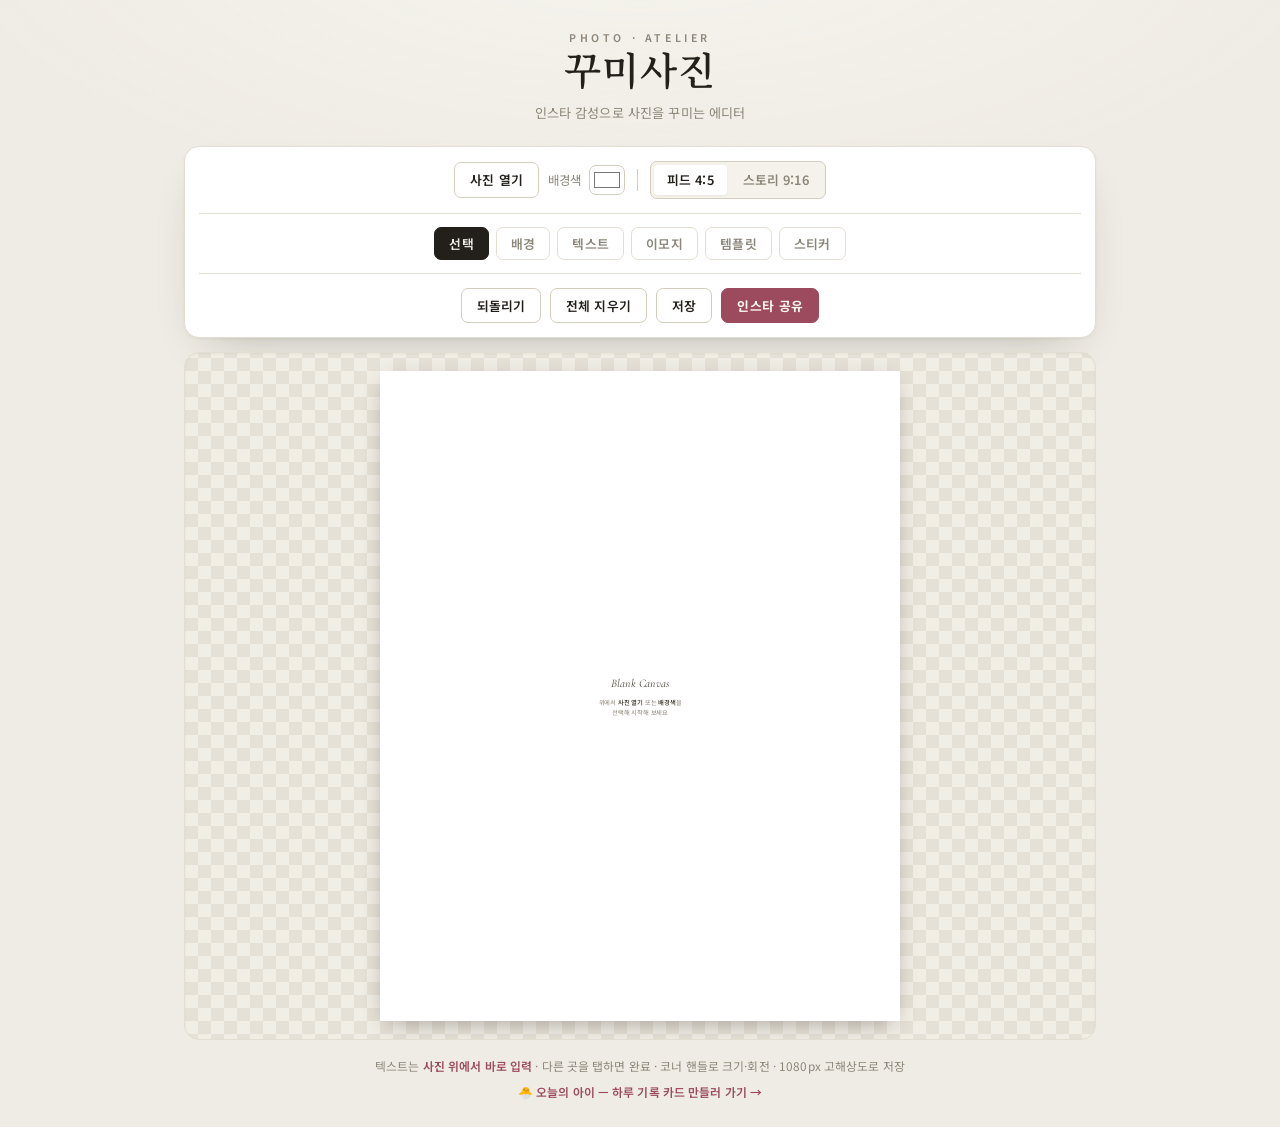
<file: index.html>
<!DOCTYPE html>
<html lang="ko">
<head>
  <meta charset="UTF-8" />
  <meta name="viewport" content="width=device-width, initial-scale=1.0, maximum-scale=1.0, user-scalable=no" />
  <title>꾸미사진</title>

  <!-- 웹폰트 (구글폰트) -->
  <link rel="preconnect" href="https://fonts.googleapis.com" />
  <link rel="preconnect" href="https://fonts.gstatic.com" crossorigin />
  <link href="https://fonts.googleapis.com/css2?family=Noto+Sans+KR:wght@400;700;900&family=Nanum+Pen+Script&family=Gaegu:wght@400;700&family=Jua&family=Gamja+Flower&family=Do+Hyeon&family=Pacifico&family=Lobster&family=Black+Han+Sans&family=Nanum+Brush+Script&family=Hi+Melody&family=Poor+Story&family=Song+Myung&family=Gowun+Dodum&family=Nanum+Gothic+Coding&family=Montserrat:wght@400;700;900&family=Bebas+Neue&family=Caveat:wght@400;700&family=Dancing+Script:wght@400;700&family=Sacramento&family=Cormorant+Garamond:ital,wght@0,500;0,600;1,500&family=Noto+Serif+KR:wght@500;600;700&display=swap" rel="stylesheet" />

  <link rel="stylesheet" href="style.css" />
</head>
<body>
  <header class="app-header">
    <p class="eyebrow">Photo&nbsp;·&nbsp;Atelier</p>
    <h1>꾸미사진</h1>
    <p class="subtitle">인스타 감성으로 사진을 꾸미는 에디터</p>
  </header>

  <main class="app">
    <!-- ===== 상단 툴바 ===== -->
    <div class="toolbar">
      <!-- 배경 / 규격 -->
      <div class="tool-row">
        <label class="file-btn">사진 열기
          <input type="file" id="fileInput" accept="image/*" hidden />
        </label>
        <label class="ctrl">배경색
          <input type="color" id="bgColorInput" value="#ffffff" />
        </label>
        <span class="divider"></span>
        <div class="seg" role="group" aria-label="캔버스 규격">
          <button class="seg-btn is-active" data-ratio="4:5">피드 4:5</button>
          <button class="seg-btn" data-ratio="9:16">스토리 9:16</button>
        </div>
      </div>

      <!-- 모드 -->
      <div class="tool-row modes">
        <button class="mode-btn is-active" data-mode="select">선택</button>
        <button class="mode-btn" data-mode="bg">배경</button>
        <button class="mode-btn" data-mode="text">텍스트</button>
        <button class="mode-btn" data-mode="emoji">이모지</button>
        <button class="mode-btn" data-mode="kaomoji">템플릿</button>
        <button class="mode-btn" data-mode="sticker">스티커</button>
      </div>

      <!-- 배경 사진 조정 패널 -->
      <div class="panel" id="panel-bg" hidden>
        <label class="ctrl"><span id="bgZoomLabel">확대 1.0x</span>
          <input type="range" id="bgZoom" min="100" max="300" value="100" />
        </label>
        <button class="btn ghost" id="bgReset">초기화</button>
        <span class="ctrl">드래그로 이동 · 두 손가락으로 확대</span>
      </div>

      <!-- 텍스트 패널 -->
      <div class="panel" id="panel-text" hidden>
        <div class="preset-row" id="presetRow" aria-label="인스타 스토리 스타일">
          <span class="preset-label">스타일</span>
          <button class="preset-btn" data-preset="classic" type="button">클래식</button>
          <button class="preset-btn is-modern" data-preset="modern" type="button">모던</button>
          <button class="preset-btn is-neon" data-preset="neon" type="button">네온</button>
          <button class="preset-btn is-type" data-preset="typewriter" type="button">타자기</button>
          <button class="preset-btn is-strong" data-preset="strong" type="button">스트롱</button>
        </div>
        <button class="btn primary" id="addTextBtn">글자 추가</button>
        <label class="ctrl">폰트
          <select id="fontSelect">
            <optgroup label="손글씨 · 귀여움">
              <option value="Nanum Pen Script" style="font-family:'Nanum Pen Script'">나눔손글씨</option>
              <option value="Gaegu" style="font-family:'Gaegu'">개구</option>
              <option value="Gamja Flower" style="font-family:'Gamja Flower'">감자꽃</option>
              <option value="Hi Melody" style="font-family:'Hi Melody'">하이멜로디</option>
              <option value="Poor Story" style="font-family:'Poor Story'">푸어스토리</option>
              <option value="Nanum Brush Script" style="font-family:'Nanum Brush Script'">나눔 붓글씨</option>
            </optgroup>
            <optgroup label="고딕 · 제목">
              <option value="Jua" style="font-family:'Jua'">주아</option>
              <option value="Do Hyeon" style="font-family:'Do Hyeon'">도현</option>
              <option value="Black Han Sans" style="font-family:'Black Han Sans'">검은고딕(강조)</option>
              <option value="Gowun Dodum" style="font-family:'Gowun Dodum'">고운돋움</option>
              <option value="Nanum Gothic Coding" style="font-family:'Nanum Gothic Coding'">나눔코딩(타자기)</option>
              <option value="Noto Sans KR" style="font-family:'Noto Sans KR'">고딕</option>
            </optgroup>
            <optgroup label="명조 · 감성">
              <option value="Song Myung" style="font-family:'Song Myung'">송명(명조)</option>
            </optgroup>
            <optgroup label="영문">
              <option value="Montserrat" style="font-family:'Montserrat'">Montserrat</option>
              <option value="Bebas Neue" style="font-family:'Bebas Neue'">Bebas Neue</option>
              <option value="Pacifico" style="font-family:'Pacifico'">Pacifico</option>
              <option value="Caveat" style="font-family:'Caveat'">Caveat</option>
              <option value="Dancing Script" style="font-family:'Dancing Script'">Dancing Script</option>
              <option value="Sacramento" style="font-family:'Sacramento'">Sacramento</option>
              <option value="Lobster" style="font-family:'Lobster'">Lobster</option>
            </optgroup>
          </select>
        </label>
        <label class="ctrl">색<input type="color" id="textColor" value="#222222" /></label>
        <div class="fancy-row" id="fancyRow" aria-label="글씨 변환 (선택한 텍스트의 영문·숫자)">
          <span class="field-label">글씨 변환</span>
          <button class="fancy-btn" data-fancy="none" type="button">Aa</button>
          <button class="fancy-btn" data-fancy="bold" type="button">𝐀𝐚</button>
          <button class="fancy-btn" data-fancy="bolditalic" type="button">𝑨𝒂</button>
          <button class="fancy-btn" data-fancy="mono" type="button">𝙰𝚊</button>
          <button class="fancy-btn" data-fancy="circle" type="button">Ⓐⓐ</button>
          <button class="fancy-btn" data-fancy="full" type="button">Ａａ</button>
          <button class="fancy-btn" data-fancy="smallcaps" type="button">ᴀᴀ</button>
          <button class="fancy-btn" data-fancy="fraktur" type="button">𝔄𝔞</button>
          <button class="fancy-btn" data-fancy="double" type="button">𝔸𝕒</button>
          <button class="fancy-btn" data-fancy="strike" type="button">a̶b̶</button>
          <button class="fancy-btn" data-fancy="under" type="button">a̲b̲</button>
        </div>
      </div>

      <!-- 템플릿 / 스티커 트레이 -->
      <div class="panel tray" id="panel-tray" hidden>
        <div class="tray-cats" id="trayCats"></div>
        <div class="tray-items" id="trayItems"></div>
      </div>

      <!-- 선택된 개체 편집 패널 -->
      <div class="panel selected-panel" id="panel-selected" hidden>
        <span class="sel-label">선택됨</span>
        <label class="ctrl"><span>크기</span>
          <input type="range" id="objSize" min="16" max="600" value="120" />
        </label>
        <label class="ctrl"><span>회전</span>
          <input type="range" id="objRotate" min="-180" max="180" value="0" />
        </label>
        <label class="ctrl" id="objColorWrap" hidden>색<input type="color" id="objColor" value="#222222" /></label>
        <button class="btn" id="objEdit" hidden>편집</button>
        <button class="btn" id="objFront">맨 앞으로</button>
        <button class="btn danger" id="objDelete">삭제</button>
      </div>

      <!-- 공통 액션 -->
      <div class="tool-row actions">
        <button class="btn" id="undoBtn">되돌리기</button>
        <button class="btn" id="clearBtn">전체 지우기</button>
        <button class="btn" id="downloadBtn">저장</button>
        <button class="btn primary" id="shareBtn">인스타 공유</button>
      </div>
    </div>

    <!-- ===== 캔버스 무대 ===== -->
    <div class="stage-scroll" id="stageScroll">
      <div class="stage-wrap" id="stageWrap">
        <div class="stage-inner" id="stageInner">
          <canvas id="bgCanvas"></canvas>
          <canvas id="drawCanvas"></canvas>
          <div class="objects-layer" id="objectsLayer"></div>
          <div class="empty-hint" id="emptyHint">
            <p class="empty-title">Blank Canvas</p>
            <p>위에서 <b>사진 열기</b> 또는 <b>배경색</b>을<br />선택해 시작해 보세요</p>
          </div>
        </div>
      </div>
    </div>
  </main>

  <footer class="app-footer">
    텍스트는 <b>사진 위에서 바로 입력</b> · 다른 곳을 탭하면 완료 · 코너 핸들로 크기·회전 · 1080px 고해상도로 저장
    <br /><a href="baby-diary/index.html">🐣 오늘의 아이 — 하루 기록 카드 만들러 가기 →</a>
  </footer>

  <script src="app.js"></script>
</body>
</html>
</file>
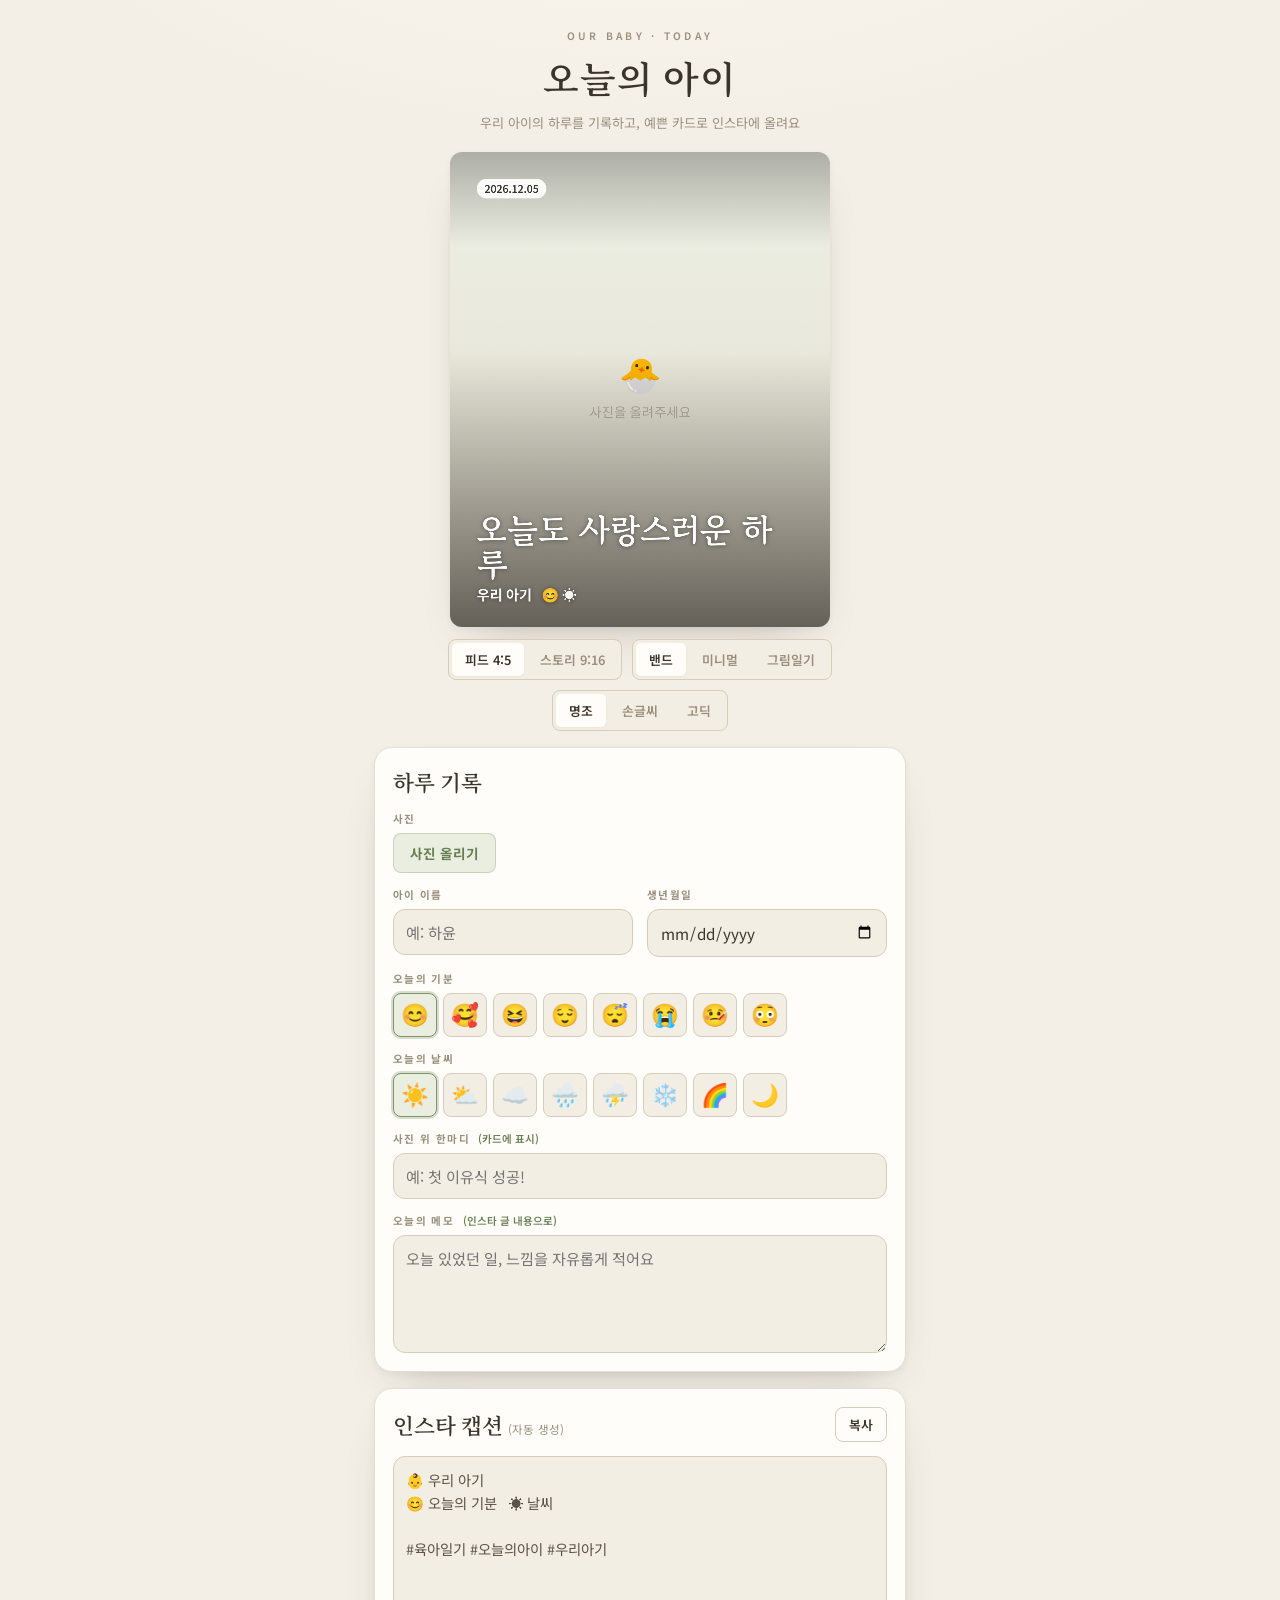
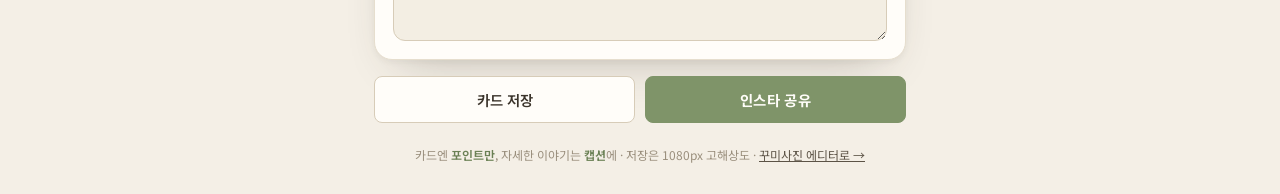
<file: baby-diary/index.html>
<!DOCTYPE html>
<html lang="ko">
<head>
  <meta charset="UTF-8" />
  <meta name="viewport" content="width=device-width, initial-scale=1.0, maximum-scale=1.0, user-scalable=no" />
  <title>오늘의 아이 — 하루 기록 카드</title>

  <link rel="preconnect" href="https://fonts.googleapis.com" />
  <link rel="preconnect" href="https://fonts.gstatic.com" crossorigin />
  <link href="https://fonts.googleapis.com/css2?family=Nanum+Pen+Script&family=Gaegu:wght@400;700&family=Jua&family=Gowun+Dodum&family=Cormorant+Garamond:ital,wght@0,500;0,600;1,500&family=Noto+Serif+KR:wght@500;600;700&family=Gowun+Batang:wght@400;700&family=Noto+Sans+KR:wght@400;500;700&display=swap" rel="stylesheet" />

  <link rel="stylesheet" href="style.css" />
</head>
<body>
  <header class="app-header">
    <p class="eyebrow">Our Baby&nbsp;·&nbsp;Today</p>
    <h1>오늘의 아이</h1>
    <p class="subtitle">우리 아이의 하루를 기록하고, 예쁜 카드로 인스타에 올려요</p>
  </header>

  <main class="app">
    <!-- ===== 미리보기 카드 ===== -->
    <section class="preview">
      <div class="card-wrap" id="cardWrap">
        <canvas id="card"></canvas>
      </div>

      <div class="preview-controls">
        <div class="seg" role="group" aria-label="카드 규격">
          <button class="seg-btn is-active" data-ratio="4:5" type="button">피드 4:5</button>
          <button class="seg-btn" data-ratio="9:16" type="button">스토리 9:16</button>
        </div>
        <div class="seg" role="group" aria-label="카드 시안">
          <button class="seg-btn is-active" data-layout="band" type="button">밴드</button>
          <button class="seg-btn" data-layout="minimal" type="button">미니멀</button>
          <button class="seg-btn" data-layout="diary" type="button">그림일기</button>
        </div>
        <div class="seg" role="group" aria-label="글씨 무드">
          <button class="seg-btn is-active" data-font="serif" type="button">명조</button>
          <button class="seg-btn" data-font="hand" type="button">손글씨</button>
          <button class="seg-btn" data-font="gothic" type="button">고딕</button>
        </div>
      </div>
    </section>

    <!-- ===== 입력 폼 ===== -->
    <section class="panel">
      <h2 class="panel-title">하루 기록</h2>

      <label class="field file-field">
        <span class="field-label">사진</span>
        <span class="file-btn" id="fileBtnLabel">사진 올리기</span>
        <input type="file" id="fileInput" accept="image/*" hidden />
      </label>

      <div class="grid-2">
        <label class="field">
          <span class="field-label">아이 이름</span>
          <input type="text" id="nameInput" placeholder="예: 하윤" maxlength="20" />
        </label>
        <label class="field">
          <span class="field-label">생년월일</span>
          <input type="date" id="birthInput" />
        </label>
      </div>

      <div class="field">
        <span class="field-label">오늘의 기분</span>
        <div class="emoji-pick" id="moodPick"></div>
      </div>
      <div class="field">
        <span class="field-label">오늘의 날씨</span>
        <div class="emoji-pick" id="weatherPick"></div>
      </div>

      <label class="field">
        <span class="field-label">사진 위 한마디 <em>(카드에 표시)</em></span>
        <input type="text" id="pointInput" placeholder="예: 첫 이유식 성공!" maxlength="40" />
      </label>

      <label class="field">
        <span class="field-label">오늘의 메모 <em>(인스타 글 내용으로)</em></span>
        <textarea id="memoInput" rows="4" placeholder="오늘 있었던 일, 느낌을 자유롭게 적어요"></textarea>
      </label>
    </section>

    <!-- ===== 자동 캡션 ===== -->
    <section class="panel">
      <div class="caption-head">
        <h2 class="panel-title">인스타 캡션 <span class="muted-note">(자동 생성)</span></h2>
        <button class="btn ghost" id="copyBtn" type="button">복사</button>
      </div>
      <textarea id="captionOut" class="caption-out" rows="7" readonly></textarea>
    </section>

    <!-- ===== 액션 ===== -->
    <div class="actions">
      <button class="btn" id="downloadBtn" type="button">카드 저장</button>
      <button class="btn primary" id="shareBtn" type="button">인스타 공유</button>
    </div>
  </main>

  <footer class="app-footer">
    카드엔 <b>포인트만</b>, 자세한 이야기는 <b>캡션</b>에 · 저장은 1080px 고해상도 ·
    <a href="../index.html">꾸미사진 에디터로 →</a>
  </footer>

  <script src="app.js"></script>
</body>
</html>
</file>
<file: style.css>
/* =========================================================
   꾸미사진 — UI (Editorial / European)
   포슬린 바탕 · 에스프레소 잉크 · 그레이지 헤어라인 · 와인로즈 액센트
   세리프 워드마크 + 정갈한 산세리프 · 각지고 얇은 버튼
   ========================================================= */

:root {
  color-scheme: light;

  /* 표면 · 배경 (웜 뉴트럴) */
  --paper:     #efece5;
  --paper-2:   #f6f4ee;
  --surface:   #ffffff;
  --surface-2: #f4f2ea;
  --hover:     #ece8de;

  /* 텍스트 · 선 */
  --ink:      #23201c;
  --ink-soft: #4b463d;
  --muted:    #8c867a;
  --line:     #e3ded2;
  --line-2:   #d4cdbe;

  /* 와인로즈 — 주요 액션 */
  --accent:        #9c4a5e;
  --accent-strong: #843c4e;
  --accent-weak:   #f1e7ea;
  --accent-ink:    #fbf7f2;

  /* 슬레이트 — 캔버스 선택/조작 */
  --accent-2: #55606a;

  /* 상태색 */
  --danger:      #a8493f;
  --danger-weak: #f3e6e3;

  /* 캔버스 매트/체커 */
  --check-a: #e6e1d6;
  --check-b: #f1eee6;

  /* 라운드 · 그림자 (각지고 플랫하게) */
  --r-sm: 7px;
  --r:    10px;
  --r-lg: 15px;
  --shadow-sm: 0 1px 2px rgba(40, 34, 28, 0.05);
  --shadow:    0 1px 3px rgba(40, 34, 28, 0.05), 0 20px 44px -24px rgba(40, 34, 28, 0.30);

  /* 타이포 */
  --serif: "Cormorant Garamond", "Noto Serif KR", "Song Myung", Georgia, "Times New Roman", serif;
  --sans:  -apple-system, BlinkMacSystemFont, "Apple SD Gothic Neo",
           "Segoe UI", Roboto, "Noto Sans KR", sans-serif;
}

* { box-sizing: border-box; }
[hidden] { display: none !important; }

html, body {
  margin: 0; padding: 0;
  min-height: 100%;
  color: var(--ink);
  background:
    radial-gradient(1100px 460px at 50% -8%, var(--paper-2), transparent 65%),
    var(--paper);
  font-family: var(--sans);
  -webkit-tap-highlight-color: transparent;
  -webkit-font-smoothing: antialiased;
  text-rendering: optimizeLegibility;
}

/* ===== 헤더 (매스트헤드) ===== */
.app-header {
  text-align: center;
  padding: 30px 16px 16px;
  max-width: 940px; margin: 0 auto;
}
.eyebrow {
  margin: 0 0 8px;
  font-size: 0.66rem; font-weight: 600;
  text-transform: uppercase; letter-spacing: 0.34em;
  color: var(--muted);
}
.app-header h1 {
  margin: 0;
  font-family: var(--serif);
  font-size: 2.4rem; font-weight: 600;
  letter-spacing: 0.02em;
  color: var(--ink);
  line-height: 1.05;
}
.subtitle {
  margin: 10px 0 0;
  color: var(--muted);
  font-size: 0.82rem; letter-spacing: 0.01em;
}

.app {
  display: flex; flex-direction: column;
  gap: 14px;
  padding: 8px 14px 14px;
  max-width: 940px; margin: 0 auto;
}

/* ===== 툴바 ===== */
.toolbar {
  background: var(--surface);
  border: 1px solid var(--line);
  border-radius: var(--r-lg);
  padding: 14px;
  box-shadow: var(--shadow);
  display: flex; flex-direction: column;
  gap: 14px;
}
.tool-row, .panel {
  display: flex; flex-wrap: wrap;
  gap: 9px; align-items: center; justify-content: center;
}
.modes {
  border-top: 1px solid var(--line);
  border-bottom: 1px solid var(--line);
  padding: 13px 0;
  gap: 7px;
}

/* ===== 버튼 공통 ===== */
.btn, .mode-btn, .file-btn, .seg-btn {
  appearance: none;
  border: 1px solid var(--line-2);
  background: var(--surface);
  color: var(--ink);
  padding: 9px 15px;
  border-radius: var(--r-sm);
  font-family: var(--sans);
  font-size: 0.8rem; font-weight: 600;
  letter-spacing: 0.01em;
  cursor: pointer;
  transition: background 0.16s ease, border-color 0.16s ease, color 0.16s ease, transform 0.08s ease;
  user-select: none; white-space: nowrap; line-height: 1.2;
}
.btn:hover, .file-btn:hover { background: var(--surface-2); border-color: var(--ink-soft); }
.btn:active, .mode-btn:active, .file-btn:active, .seg-btn:active { transform: scale(0.97); }

.file-btn { display: inline-flex; align-items: center; gap: 6px; }
.btn.ghost { background: transparent; border-color: var(--line); color: var(--ink-soft); }
.btn.ghost:hover { background: var(--surface-2); }

.btn.primary {
  background: var(--accent);
  border-color: var(--accent);
  color: var(--accent-ink);
  font-weight: 700; letter-spacing: 0.03em;
}
.btn.primary:hover { background: var(--accent-strong); border-color: var(--accent-strong); }

.btn.danger { background: var(--surface); border-color: var(--line-2); color: var(--danger); }
.btn.danger:hover { background: var(--danger-weak); border-color: var(--danger); }

/* 모드 토글 — 조용한 텍스트 탭, 활성은 잉크 칩 */
.mode-btn {
  background: transparent; border-color: var(--line);
  color: var(--muted); font-weight: 600; letter-spacing: 0.02em;
  padding: 8px 14px;
}
.mode-btn:hover { color: var(--ink); background: var(--surface-2); border-color: var(--line-2); }
.mode-btn.is-active {
  background: var(--ink); border-color: var(--ink);
  color: var(--paper);
}

/* 구분선 */
.divider { width: 1px; height: 22px; background: var(--line-2); margin: 0 3px; }

/* 세그먼트 (규격) — 인셋 트랙 */
.seg {
  display: inline-flex; padding: 3px; gap: 3px;
  border: 1px solid var(--line-2); border-radius: var(--r-sm);
  background: var(--surface-2);
}
.seg-btn {
  border: none; border-radius: calc(var(--r-sm) - 3px);
  background: transparent; color: var(--muted); font-weight: 600;
  padding: 7px 13px;
}
.seg-btn.is-active { background: var(--surface); color: var(--ink); box-shadow: var(--shadow-sm); }

/* 라벨 · 입력 */
.ctrl { display: inline-flex; align-items: center; gap: 8px; font-size: 0.78rem; color: var(--muted); }
.field-label, .preset-label {
  font-size: 0.64rem; font-weight: 700; color: var(--muted);
  text-transform: uppercase; letter-spacing: 0.16em; margin-right: 3px;
}
input[type="color"] {
  width: 36px; height: 30px; border: 1px solid var(--line-2);
  border-radius: var(--r-sm); background: none; cursor: pointer; padding: 2px;
}
input[type="range"] { width: 132px; accent-color: var(--accent-2); height: 3px; cursor: pointer; }
select {
  border: 1px solid var(--line-2); border-radius: var(--r-sm); padding: 8px 11px;
  background: var(--surface); color: var(--ink); font-size: 0.82rem; cursor: pointer;
  font-family: var(--sans);
}

/* 포커스 */
.btn:focus-visible, .mode-btn:focus-visible, .file-btn:focus-visible,
.seg-btn:focus-visible, .cat-chip:focus-visible, .preset-btn:focus-visible,
.fancy-btn:focus-visible, .tray-item:focus-visible, select:focus-visible, input:focus-visible {
  outline: 2px solid var(--accent-2); outline-offset: 2px;
}

/* ===== 트레이 (템플릿/스티커) ===== */
.tray { flex-direction: column; gap: 11px; }
.tray-cats {
  display: flex; flex-wrap: wrap; gap: 6px; justify-content: center;
  padding-bottom: 11px; border-bottom: 1px solid var(--line); width: 100%;
}
.cat-chip {
  appearance: none; border: 1px solid var(--line-2); background: transparent;
  color: var(--muted); padding: 6px 13px; border-radius: var(--r-sm);
  font-size: 0.76rem; font-weight: 600; cursor: pointer; white-space: nowrap;
  transition: background 0.16s ease, color 0.16s ease, border-color 0.16s ease;
}
.cat-chip:hover { color: var(--ink); background: var(--surface-2); }
.cat-chip.is-active { background: var(--ink); border-color: var(--ink); color: var(--paper); }
.tray-items {
  display: flex; flex-wrap: wrap; gap: 7px; justify-content: center;
  max-height: 160px; overflow-y: auto; width: 100%; padding: 2px;
}
.tray-item {
  font-size: 1.35rem; line-height: 1.1; min-width: 42px; height: 42px;
  padding: 4px 6px; border-radius: var(--r-sm); border: 1px solid var(--line);
  background: var(--surface); cursor: pointer; display: inline-flex;
  align-items: center; justify-content: center; color: var(--ink);
  transition: transform 0.08s ease, background 0.16s ease, border-color 0.16s ease;
}
.tray-item.wide { font-size: 0.95rem; }
.tray-item:hover { background: var(--surface-2); border-color: var(--line-2); transform: translateY(-1px); }

/* ===== 스토리 스타일 프리셋 ===== */
.preset-row {
  display: flex; flex-wrap: wrap; align-items: center; gap: 7px;
  justify-content: center; width: 100%;
  padding-bottom: 11px; border-bottom: 1px solid var(--line);
}
.preset-btn {
  appearance: none; border: 1px solid var(--line-2); background: var(--surface);
  color: var(--ink); padding: 7px 14px; border-radius: var(--r-sm);
  font-size: 0.8rem; cursor: pointer; white-space: nowrap; font-weight: 600;
  transition: background 0.16s ease, border-color 0.16s ease, transform 0.08s ease;
}
.preset-btn:hover { background: var(--surface-2); border-color: var(--ink-soft); }
.preset-btn:active { transform: scale(0.96); }
.preset-btn.is-modern { letter-spacing: 0.16em; text-transform: uppercase; font-weight: 400; }
.preset-btn.is-neon {
  color: #b34a80; border-color: color-mix(in srgb, #b34a80 40%, var(--line-2));
  text-shadow: 0 0 7px rgba(179, 74, 128, 0.5);
}
.preset-btn.is-type { font-family: "Nanum Gothic Coding", ui-monospace, monospace; }
.preset-btn.is-strong { background: var(--ink); border-color: var(--ink); color: var(--paper); }

/* ===== 글씨 변환 ===== */
.fancy-row { display: flex; flex-wrap: wrap; align-items: center; gap: 7px; width: 100%; }
.fancy-btn {
  appearance: none; border: 1px solid var(--line-2); background: var(--surface);
  color: var(--ink); padding: 6px 11px; border-radius: var(--r-sm);
  font-size: 0.92rem; cursor: pointer; white-space: nowrap;
  transition: background 0.16s ease, border-color 0.16s ease;
}
.fancy-btn:hover { background: var(--surface-2); border-color: var(--ink-soft); }

/* 선택된 개체 편집 패널 */
.selected-panel {
  background: var(--accent-weak);
  border: 1px solid color-mix(in srgb, var(--accent) 24%, transparent);
  border-radius: var(--r); padding: 9px 11px;
}
.sel-label {
  font-size: 0.64rem; color: var(--accent); font-weight: 700;
  text-transform: uppercase; letter-spacing: 0.16em;
}

/* ===== 무대(캔버스) ===== */
.stage-scroll {
  display: flex; justify-content: center;
  background:
    repeating-conic-gradient(var(--check-a) 0% 25%, var(--check-b) 0% 50%) 50% / 26px 26px;
  border: 1px solid var(--line); border-radius: var(--r-lg);
  padding: 18px; overflow: auto;
  box-shadow: inset 0 1px 3px rgba(40, 34, 28, 0.05);
}
.stage-wrap { position: relative; }
.stage-inner { position: relative; transform-origin: top left; --stage-scale: 1; }
.stage-inner canvas { position: absolute; inset: 0; display: block; border-radius: 3px; }
#bgCanvas { background: #fff; box-shadow: 0 14px 48px -16px rgba(40, 34, 28, 0.45); }

.objects-layer { position: absolute; inset: 0; }
.obj {
  position: absolute;
  transform: translate(-50%, -50%);
  transform-origin: center center;
  white-space: nowrap; text-align: center;
  cursor: grab; touch-action: none;
  line-height: 1.15; padding: 2px 4px;
}
.obj.dragging { cursor: grabbing; }
.obj-text { display: inline; white-space: pre; }
/* Twemoji 이미지 개체 */
.obj-img { display: block; pointer-events: none; -webkit-user-drag: none; user-select: none; }
.tray-item img.tw { width: 30px; height: 30px; display: block; }
/* 인라인 편집 중인 텍스트 */
.obj-text[contenteditable] { cursor: text; caret-color: var(--accent-2); }
.obj.editing .obj-text {
  outline: calc(1.5px / var(--stage-scale)) dashed var(--accent-2);
  outline-offset: calc(3px / var(--stage-scale));
  min-width: 0.4em;
}
.obj .frame {
  position: absolute; inset: -6px;
  border: calc(1.5px / var(--stage-scale)) dashed var(--accent-2);
  border-radius: 6px; pointer-events: none; display: none;
}
.obj.selected .frame { display: block; }

.handle {
  position: absolute; display: none;
  width: calc(32px / var(--stage-scale));
  height: calc(32px / var(--stage-scale));
  border-radius: 50%;
  background: #fff; border: calc(1.5px / var(--stage-scale)) solid var(--accent-2);
  align-items: center; justify-content: center;
  font-size: calc(15px / var(--stage-scale));
  color: var(--accent-2);
  box-shadow: 0 calc(2px / var(--stage-scale)) calc(8px / var(--stage-scale)) rgba(40, 34, 28, 0.25);
}
.obj.selected .handle { display: inline-flex; }
.handle.del {
  top: calc(-16px / var(--stage-scale)); left: calc(-16px / var(--stage-scale));
  border-color: var(--danger); color: var(--danger); cursor: pointer;
}
.handle.transform {
  bottom: calc(-16px / var(--stage-scale)); right: calc(-16px / var(--stage-scale));
  cursor: nwse-resize; touch-action: none;
}

#drawCanvas { touch-action: none; }

.empty-hint {
  position: absolute; inset: 0; display: flex; flex-direction: column;
  align-items: center; justify-content: center; gap: 8px; color: var(--muted);
  pointer-events: none; text-align: center; line-height: 1.6;
}
.empty-title {
  margin: 0; font-family: var(--serif); font-style: italic;
  font-size: 1.5rem; color: var(--ink-soft); letter-spacing: 0.01em;
}
.empty-hint p:not(.empty-title) { margin: 0; font-size: 0.82rem; }
.empty-hint b { color: var(--ink-soft); font-weight: 600; }

.app-footer {
  text-align: center; color: var(--muted); font-size: 0.74rem;
  padding: 2px 16px 26px; line-height: 1.65; letter-spacing: 0.01em;
}
.app-footer b { color: var(--accent); font-weight: 600; }
.app-footer a { display: inline-block; margin-top: 6px; color: var(--accent); font-weight: 600; text-decoration: none; }
.app-footer a:hover { text-decoration: underline; }

/* ===== 텍스트 입력 모달 ===== */
.modal-backdrop {
  position: fixed; inset: 0; z-index: 50;
  background: rgba(30, 26, 22, 0.42);
  backdrop-filter: blur(4px); -webkit-backdrop-filter: blur(4px);
  display: flex; align-items: center; justify-content: center; padding: 20px;
}
.modal {
  background: var(--surface); border: 1px solid var(--line);
  border-radius: var(--r-lg); box-shadow: var(--shadow);
  padding: 20px; width: min(440px, 100%);
  display: flex; flex-direction: column; gap: 13px;
}
.modal-title {
  font-family: var(--serif); font-size: 1.25rem; font-weight: 600; color: var(--ink);
}
.modal textarea {
  width: 100%; resize: vertical; min-height: 92px;
  border: 1px solid var(--line-2); border-radius: var(--r); padding: 12px;
  font-size: 1rem; font-family: var(--sans); line-height: 1.5;
  color: var(--ink); background: var(--surface-2);
}
.modal textarea:focus { outline: 2px solid var(--accent-2); outline-offset: 1px; border-color: transparent; }
.modal-hint { margin: 0; font-size: 0.74rem; color: var(--muted); }
.modal-hint b { color: var(--ink-soft); }
.modal-actions { display: flex; justify-content: flex-end; gap: 8px; margin-top: 2px; }

@media (max-width: 560px) {
  .app-header { padding: 22px 16px 12px; }
  .app-header h1 { font-size: 2rem; }
  .eyebrow { letter-spacing: 0.28em; }
  input[type="range"] { width: 108px; }
  .mode-btn, .btn { padding: 8px 12px; font-size: 0.79rem; }
  .toolbar { padding: 12px; border-radius: var(--r); }
}

@media (prefers-reduced-motion: reduce) {
  * { transition: none !important; }
}
</file>
<file: baby-diary/style.css>
/* =========================================================
   오늘의 아이 — 하루 기록 카드
   따뜻한 아이보리 + 세이지 · 세리프 워드마크 (라이트 전용)
   ========================================================= */

:root {
  color-scheme: light;

  --paper:     #f4efe6;
  --paper-2:   #faf6ee;
  --surface:   #fffdf9;
  --surface-2: #f3eee3;
  --hover:     #ece5d6;

  --ink:      #3b342b;
  --ink-soft: #5c5346;
  --muted:    #9a8f7d;
  --line:     #e6dece;
  --line-2:   #d7ccb8;

  --accent:        #7f9469;   /* 세이지 */
  --accent-strong: #6a8054;
  --accent-weak:   #e9eee0;
  --accent-ink:    #fffdf9;

  --danger: #b06a5a;

  --r-sm: 8px;
  --r:    12px;
  --r-lg: 18px;
  --shadow-sm: 0 1px 2px rgba(59, 52, 43, 0.05);
  --shadow:    0 2px 6px rgba(59, 52, 43, 0.05), 0 22px 46px -26px rgba(59, 52, 43, 0.32);

  --serif: "Cormorant Garamond", "Noto Serif KR", Georgia, serif;
  --sans:  -apple-system, BlinkMacSystemFont, "Apple SD Gothic Neo",
           "Segoe UI", Roboto, "Noto Sans KR", sans-serif;
}

* { box-sizing: border-box; }
[hidden] { display: none !important; }

html, body {
  margin: 0; padding: 0; min-height: 100%;
  color: var(--ink);
  background:
    radial-gradient(1000px 440px at 50% -8%, var(--paper-2), transparent 65%),
    var(--paper);
  font-family: var(--sans);
  -webkit-tap-highlight-color: transparent;
  -webkit-font-smoothing: antialiased;
}

/* ===== 헤더 ===== */
.app-header { text-align: center; padding: 28px 16px 12px; max-width: 720px; margin: 0 auto; }
.eyebrow {
  margin: 0 0 8px; font-size: 0.64rem; font-weight: 600;
  text-transform: uppercase; letter-spacing: 0.32em; color: var(--muted);
}
.app-header h1 {
  margin: 0; font-family: var(--serif); font-size: 2.3rem; font-weight: 600;
  letter-spacing: 0.02em; color: var(--ink);
}
.subtitle { margin: 9px 0 0; color: var(--muted); font-size: 0.82rem; }

.app {
  display: flex; flex-direction: column; gap: 16px;
  padding: 8px 14px 16px; max-width: 560px; margin: 0 auto;
}

/* ===== 미리보기 ===== */
.preview { display: flex; flex-direction: column; gap: 12px; align-items: center; }
.card-wrap {
  width: 100%; max-width: 380px;
  border-radius: var(--r); overflow: hidden;
  box-shadow: var(--shadow);
  background: var(--surface-2);
}
#card { width: 100%; height: auto; display: block; }

.preview-controls { display: flex; flex-wrap: wrap; gap: 10px; justify-content: center; }

.seg {
  display: inline-flex; padding: 3px; gap: 3px;
  border: 1px solid var(--line-2); border-radius: var(--r-sm); background: var(--surface-2);
}
.seg-btn {
  appearance: none; border: none; border-radius: calc(var(--r-sm) - 3px);
  background: transparent; color: var(--muted); font-weight: 600; font-family: var(--sans);
  padding: 7px 13px; font-size: 0.8rem; cursor: pointer;
  transition: background 0.15s ease, color 0.15s ease;
}
.seg-btn.is-active { background: var(--surface); color: var(--ink); box-shadow: var(--shadow-sm); }

/* ===== 패널 · 폼 ===== */
.panel {
  background: var(--surface); border: 1px solid var(--line);
  border-radius: var(--r-lg); padding: 18px; box-shadow: var(--shadow);
  display: flex; flex-direction: column; gap: 14px;
}
.panel-title {
  margin: 0; font-family: var(--serif); font-size: 1.35rem; font-weight: 600; color: var(--ink);
}
.muted-note { font-family: var(--sans); font-size: 0.72rem; color: var(--muted); font-weight: 400; letter-spacing: 0.02em; }

.field { display: flex; flex-direction: column; gap: 7px; }
.field-label {
  font-size: 0.66rem; font-weight: 700; color: var(--muted);
  text-transform: uppercase; letter-spacing: 0.13em;
}
.field-label em { font-style: normal; text-transform: none; letter-spacing: 0; color: var(--accent-strong); font-weight: 600; margin-left: 4px; }

.grid-2 { display: grid; grid-template-columns: 1fr 1fr; gap: 14px; }

input[type="text"], input[type="date"], textarea {
  width: 100%; font-family: var(--sans); font-size: 0.95rem; color: var(--ink);
  background: var(--surface-2); border: 1px solid var(--line-2); border-radius: var(--r);
  padding: 11px 12px; resize: vertical;
}
input:focus, textarea:focus { outline: 2px solid var(--accent); outline-offset: 1px; border-color: transparent; }
textarea { line-height: 1.55; }

.file-field { align-items: flex-start; }
.file-btn {
  display: inline-block; cursor: pointer;
  background: var(--accent-weak); color: var(--accent-strong);
  border: 1px solid color-mix(in srgb, var(--accent) 30%, transparent);
  border-radius: var(--r-sm); padding: 9px 16px; font-weight: 700; font-size: 0.85rem;
}
.file-btn:hover { background: color-mix(in srgb, var(--accent) 16%, var(--surface)); }

.emoji-pick { display: flex; flex-wrap: wrap; gap: 6px; }
.emoji-btn {
  appearance: none; border: 1px solid var(--line-2); background: var(--surface-2);
  border-radius: var(--r-sm); width: 44px; height: 44px; font-size: 1.4rem; cursor: pointer;
  display: inline-flex; align-items: center; justify-content: center;
  transition: transform 0.08s ease, border-color 0.15s ease, background 0.15s ease;
}
.emoji-btn:hover { transform: translateY(-1px); }
.emoji-btn.is-active {
  border-color: var(--accent); background: var(--accent-weak);
  box-shadow: 0 0 0 2px color-mix(in srgb, var(--accent) 30%, transparent);
}

/* ===== 캡션 ===== */
.caption-head { display: flex; align-items: center; justify-content: space-between; gap: 10px; }
.caption-out {
  font-family: var(--sans); font-size: 0.9rem; line-height: 1.6;
  color: var(--ink-soft); background: var(--surface-2);
}

/* ===== 버튼 ===== */
.btn {
  appearance: none; border: 1px solid var(--line-2); background: var(--surface);
  color: var(--ink); padding: 12px 18px; border-radius: var(--r-sm);
  font-family: var(--sans); font-size: 0.9rem; font-weight: 600; cursor: pointer;
  transition: background 0.15s ease, border-color 0.15s ease, transform 0.08s ease;
}
.btn:hover { background: var(--surface-2); border-color: var(--ink-soft); }
.btn:active { transform: scale(0.98); }
.btn.ghost { background: transparent; padding: 7px 13px; font-size: 0.8rem; }
.btn.primary {
  background: var(--accent); border-color: var(--accent); color: var(--accent-ink);
  font-weight: 700; letter-spacing: 0.02em;
}
.btn.primary:hover { background: var(--accent-strong); border-color: var(--accent-strong); }

.actions { display: flex; gap: 10px; }
.actions .btn { flex: 1; }

.app-footer {
  text-align: center; color: var(--muted); font-size: 0.75rem;
  padding: 6px 16px 28px; line-height: 1.7;
}
.app-footer b { color: var(--accent-strong); font-weight: 600; }
.app-footer a { color: var(--ink-soft); }

@media (max-width: 480px) {
  .app-header h1 { font-size: 2rem; }
  .grid-2 { grid-template-columns: 1fr; }
}

@media (prefers-reduced-motion: reduce) { * { transition: none !important; } }
</file>
